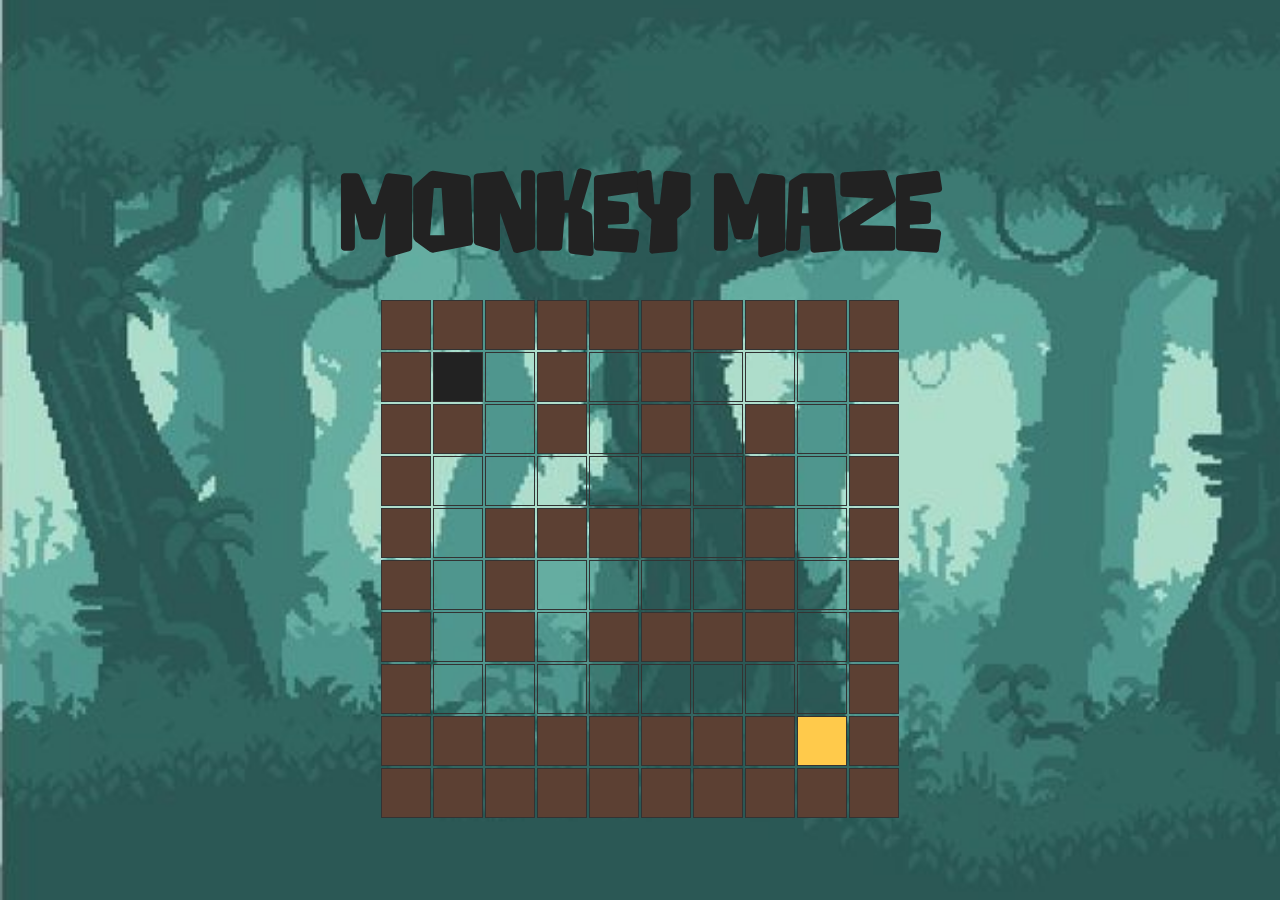
<file: index.html>
<html>
<head>
    <title>Maze Game</title>
    <style>
        @font-face {
           font-family: 'stone_punkregular';
            src: url('webfontkit/stonepunk-ezd4g-webfont.woff2');
            font-weight: lighter;
        }

        body {
            display: flex;
            flex-direction: column;
            justify-content: center;
            align-items: center;
            height: 100vh;
            background-image:url('Marvel.jpg');
            background-size: cover;
            margin: 0;
        }

        h1 {
            font-size: 7em;
            color:  #222222;
            margin-bottom: 20px;
            font-family: 'stone_punkregular';
        }

        .maze-container {
            display: grid;
            grid-template-columns: repeat(10, 50px);
            grid-template-rows: repeat(10, 50px);
            gap: 2px;
        }

        .cell {
            width: 50px;
            height: 50px;
            border: 1px solid #333;
            box-sizing: border-box;
        }

        .wall {
            background-color:#5C4033;
        }

        .start {
            background-color:#222222 ;

        }

        .end {
            background-color: #FFCA4B;
        }

        .player {
            background-color:#222222 ;
        }

        .congratulations {
            font-size: 5em;
            color:  #222222;
            margin-top: 20px;
            display: none;
            font-family: stone_punkregular;
        }
    </style>
</head>
<body>
    <h1>MONKEY MAZE</h1>
    <div class="maze-container" id="maze">
        <div class="cell wall"></div><div class="cell wall"></div><div class="cell wall"></div><div class="cell wall"></div><div class="cell wall"></div><div class="cell wall"></div><div class="cell wall"></div><div class="cell wall"></div><div class="cell wall"></div><div class="cell wall"></div>
        <div class="cell wall"></div><div class="cell start player" id="player"></div><div class="cell"></div><div class="cell wall"></div><div class="cell"></div><div class="cell wall"></div><div class="cell"></div><div class="cell"></div><div class="cell"></div><div class="cell wall"></div>
        <div class="cell wall"></div><div class="cell wall"></div><div class="cell"></div><div class="cell wall"></div><div class="cell"></div><div class="cell wall"></div><div class="cell"></div><div class="cell wall"></div><div class="cell"></div><div class="cell wall"></div>
        <div class="cell wall"></div><div class="cell"></div><div class="cell"></div><div class="cell"></div><div class="cell"></div><div class="cell"></div><div class="cell"></div><div class="cell wall"></div><div class="cell"></div><div class="cell wall"></div>
        <div class="cell wall"></div><div class="cell"></div><div class="cell wall"></div><div class="cell wall"></div><div class="cell wall"></div><div class="cell wall"></div><div class="cell"></div><div class="cell wall"></div><div class="cell"></div><div class="cell wall"></div>
        <div class="cell wall"></div><div class="cell"></div><div class="cell wall"></div><div class="cell"></div><div class="cell"></div><div class="cell"></div><div class="cell"></div><div class="cell wall"></div><div class="cell"></div><div class="cell wall"></div>
        <div class="cell wall"></div><div class="cell"></div><div class="cell wall"></div><div class="cell"></div><div class="cell wall"></div><div class="cell wall"></div><div class="cell wall"></div><div class="cell wall"></div><div class="cell"></div><div class="cell wall"></div>
        <div class="cell wall"></div><div class="cell"></div><div class="cell"></div><div class="cell"></div><div class="cell"></div><div class="cell"></div><div class="cell"></div><div class="cell"></div><div class="cell"></div><div class="cell wall"></div>
        <div class="cell wall"></div><div class="cell wall"></div><div class="cell wall"></div><div class="cell wall"></div><div class="cell wall"></div><div class="cell wall"></div><div class="cell wall"></div><div class="cell wall"></div><div class="cell end"></div><div class="cell wall"></div>
        <div class="cell wall"></div><div class="cell wall"></div><div class="cell wall"></div><div class="cell wall"></div><div class="cell wall"></div><div class="cell wall"></div><div class="cell wall"></div><div class="cell wall"></div><div class="cell wall"></div><div class="cell wall"></div>
    </div>
    <div class="congratulations" id="congratulations">Congratulations! You completed the maze!</div>
    <script>
        document.addEventListener('keydown', (event) => {
            const key = event.code;

            const player = document.getElementById('player');
            const maze = document.getElementById('maze');
            const cells = maze.querySelectorAll('.cell');
            const index = Array.prototype.indexOf.call(cells, player);
            const columns = 10;

            let newIndex;

            switch (key) {
                case 'ArrowUp':
                    newIndex = index - columns;
                    break;
                case 'ArrowDown':
                    newIndex = index + columns;
                    break;
                case 'ArrowLeft':
                    newIndex = index - 1;
                    break;
                case 'ArrowRight':
                    newIndex = index + 1;
                    break;
                default:
                    return;
            }

            if (newIndex >= 0 && newIndex < cells.length && !cells[newIndex].classList.contains('wall')) {
                player.classList.remove('player');
                cells[newIndex].classList.add('player');
                player.id = '';
                cells[newIndex].id = 'player';

                if (cells[newIndex].classList.contains('end')) {
                    document.getElementById('congratulations').style.display = 'block';
                }
            }
        });
    </script>
</body>
</html>
</file>
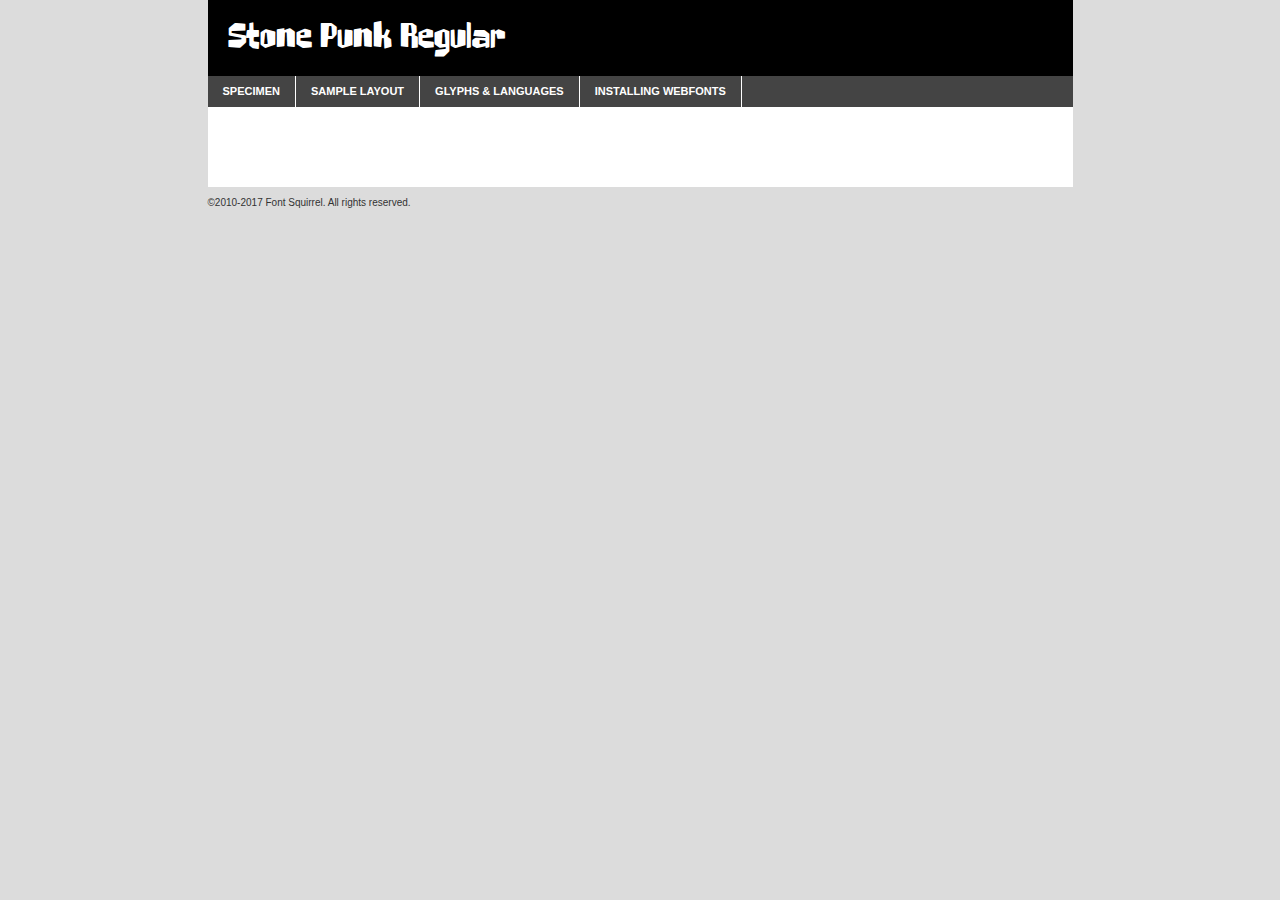
<file: webfontkit/stonepunk-ezd4g-demo.html>
<!DOCTYPE html PUBLIC "-//W3C//DTD XHTML 1.0 Transitional//EN"
        "http://www.w3.org/TR/xhtml1/DTD/xhtml1-transitional.dtd">

<html xmlns="http://www.w3.org/1999/xhtml" xml:lang="en" lang="en">
<head>
    <meta http-equiv="Content-Type" content="text/html; charset=utf-8"/>
    <script src="http://ajax.googleapis.com/ajax/libs/jquery/1.7.2/jquery.min.js" type="text/javascript" charset="utf-8"></script>
    <script type="text/javascript">
		(function($) {
			$.fn.easyTabs = function(option) {
				var param = jQuery.extend({ fadeSpeed: 'fast', defaultContent: 1, activeClass: 'active' }, option);
				$(this).each(function() {
					var thisId = '#' + this.id;
					if ( param.defaultContent == '' )
					{
						param.defaultContent = 1;
					}
					if ( typeof param.defaultContent == 'number' )
					{
						var defaultTab = $(thisId + ' .tabs li:eq(' + (param.defaultContent - 1) + ') a').attr('href').substr(1);
					}
					else
					{
						var defaultTab = param.defaultContent;
					}
					$(thisId + ' .tabs li a').each(function() {
						var tabToHide = $(this).attr('href').substr(1);
						$('#' + tabToHide).addClass('easytabs-tab-content');
					});
					hideAll();
					changeContent(defaultTab);

					function hideAll() {$(thisId + ' .easytabs-tab-content').hide();}

					function changeContent(tabId)
					{
						hideAll();
						$(thisId + ' .tabs li').removeClass(param.activeClass);
						$(thisId + ' .tabs li a[href=#' + tabId + ']').closest('li').addClass(param.activeClass);
						if ( param.fadeSpeed != 'none' )
						{
							$(thisId + ' #' + tabId).fadeIn(param.fadeSpeed);
						}
						else
						{
							$(thisId + ' #' + tabId).show();
						}
					}

					$(thisId + ' .tabs li').click(function() {
						var tabId = $(this).find('a').attr('href').substr(1);
						changeContent(tabId);
						return false;
					});
				});
			}
		})(jQuery);
    </script>
    <link rel="stylesheet" href="specimen_files/specimen_stylesheet.css" type="text/css" charset="utf-8"/>
    <link rel="stylesheet" href="stylesheet.css" type="text/css" charset="utf-8"/>

    <style type="text/css">
        		body {
			font-family: 'stone_punkregular';
        		}

            </style>

    <title>Stone Punk Regular Specimen</title>


    <script type="text/javascript" charset="utf-8">
		$(document).ready(function() {
			$('#container').easyTabs({ defaultContent: 1 });
		});
    </script>
</head>

<body>
<div id="container">
    <div id="header">
		Stone Punk Regular    </div>
    <ul class="tabs">
        <li><a href="#specimen">Specimen</a></li>
        <li><a href="#layout">Sample Layout</a></li>
		        <li><a href="#glyphs">Glyphs &amp; Languages</a></li>
        <li><a href="#installing">Installing Webfonts</a></li>

    </ul>

    <div id="main_content">


        <div id="specimen">

            <div class="section">
                <div class="grid12 firstcol">
                    <div class="huge">AaBb</div>
                </div>
            </div>

            <div class="section">
                <div class="glyph_range">A&#x200B;B&#x200b;C&#x200b;D&#x200b;E&#x200b;F&#x200b;G&#x200b;H&#x200b;I&#x200b;J&#x200b;K&#x200b;L&#x200b;M&#x200b;N&#x200b;O&#x200b;P&#x200b;Q&#x200b;R&#x200b;S&#x200b;T&#x200b;U&#x200b;V&#x200b;W&#x200b;X&#x200b;Y&#x200b;Z&#x200b;a&#x200b;b&#x200b;c&#x200b;d&#x200b;e&#x200b;f&#x200b;g&#x200b;h&#x200b;i&#x200b;j&#x200b;k&#x200b;l&#x200b;m&#x200b;n&#x200b;o&#x200b;p&#x200b;q&#x200b;r&#x200b;s&#x200b;t&#x200b;u&#x200b;v&#x200b;w&#x200b;x&#x200b;y&#x200b;z&#x200b;1&#x200b;2&#x200b;3&#x200b;4&#x200b;5&#x200b;6&#x200b;7&#x200b;8&#x200b;9&#x200b;0&#x200b;&amp;&#x200b;.&#x200b;,&#x200b;?&#x200b;!&#x200b;&#64;&#x200b;(&#x200b;)&#x200b;#&#x200b;$&#x200b;%&#x200b;*&#x200b;+&#x200b;-&#x200b;=&#x200b;:&#x200b;;</div>
            </div>
            <div class="section">
                <div class="grid12 firstcol">
                    <table class="sample_table">
                        <tr>
                            <td>10</td>
                            <td class="size10">abcdefghijklmnopqrstuvwxyzABCDEFGHIJKLMNOPQRSTUVWXYZ0123456789abcdefghijklmnopqrstuvwxyzABCDEFGHIJKLMNOPQRSTUVWXYZ0123456789abcdefghijklmnopqrstuvwxyzABCDEFGHIJKLMNOPQRSTUVWXYZ</td>
                        </tr>
                        <tr>
                            <td>11</td>
                            <td class="size11">abcdefghijklmnopqrstuvwxyzABCDEFGHIJKLMNOPQRSTUVWXYZ0123456789abcdefghijklmnopqrstuvwxyzABCDEFGHIJKLMNOPQRSTUVWXYZ0123456789abcdefghijklmnopqrstuvwxyzABCDEFGHIJKLMNOPQRSTUVWXYZ</td>
                        </tr>
                        <tr>
                            <td>12</td>
                            <td class="size12">abcdefghijklmnopqrstuvwxyzABCDEFGHIJKLMNOPQRSTUVWXYZ0123456789abcdefghijklmnopqrstuvwxyzABCDEFGHIJKLMNOPQRSTUVWXYZ0123456789abcdefghijklmnopqrstuvwxyzABCDEFGHIJKLMNOPQRSTUVWXYZ</td>
                        </tr>
                        <tr>
                            <td>13</td>
                            <td class="size13">abcdefghijklmnopqrstuvwxyzABCDEFGHIJKLMNOPQRSTUVWXYZ0123456789abcdefghijklmnopqrstuvwxyzABCDEFGHIJKLMNOPQRSTUVWXYZ0123456789abcdefghijklmnopqrstuvwxyzABCDEFGHIJKLMNOPQRSTUVWXYZ</td>
                        </tr>
                        <tr>
                            <td>14</td>
                            <td class="size14">abcdefghijklmnopqrstuvwxyzABCDEFGHIJKLMNOPQRSTUVWXYZ0123456789abcdefghijklmnopqrstuvwxyzABCDEFGHIJKLMNOPQRSTUVWXYZ0123456789abcdefghijklmnopqrstuvwxyzABCDEFGHIJKLMNOPQRSTUVWXYZ</td>
                        </tr>
                        <tr>
                            <td>16</td>
                            <td class="size16">abcdefghijklmnopqrstuvwxyzABCDEFGHIJKLMNOPQRSTUVWXYZ0123456789abcdefghijklmnopqrstuvwxyzABCDEFGHIJKLMNOPQRSTUVWXYZ</td>
                        </tr>
                        <tr>
                            <td>18</td>
                            <td class="size18">abcdefghijklmnopqrstuvwxyzABCDEFGHIJKLMNOPQRSTUVWXYZ0123456789abcdefghijklmnopqrstuvwxyzABCDEFGHIJKLMNOPQRSTUVWXYZ</td>
                        </tr>
                        <tr>
                            <td>20</td>
                            <td class="size20">abcdefghijklmnopqrstuvwxyzABCDEFGHIJKLMNOPQRSTUVWXYZ0123456789abcdefghijklmnopqrstuvwxyzABCDEFGHIJKLMNOPQRSTUVWXYZ</td>
                        </tr>
                        <tr>
                            <td>24</td>
                            <td class="size24">abcdefghijklmnopqrstuvwxyzABCDEFGHIJKLMNOPQRSTUVWXYZ0123456789abcdefghijklmnopqrstuvwxyzABCDEFGHIJKLMNOPQRSTUVWXYZ</td>
                        </tr>
                        <tr>
                            <td>30</td>
                            <td class="size30">abcdefghijklmnopqrstuvwxyzABCDEFGHIJKLMNOPQRSTUVWXYZ0123456789abcdefghijklmnopqrstuvwxyzABCDEFGHIJKLMNOPQRSTUVWXYZ</td>
                        </tr>
                        <tr>
                            <td>36</td>
                            <td class="size36">abcdefghijklmnopqrstuvwxyzABCDEFGHIJKLMNOPQRSTUVWXYZ0123456789abcdefghijklmnopqrstuvwxyzABCDEFGHIJKLMNOPQRSTUVWXYZ</td>
                        </tr>
                        <tr>
                            <td>48</td>
                            <td class="size48">abcdefghijklmnopqrstuvwxyzABCDEFGHIJKLMNOPQRSTUVWXYZ0123456789abcdefghijklmnopqrstuvwxyzABCDEFGHIJKLMNOPQRSTUVWXYZ</td>
                        </tr>
                        <tr>
                            <td>60</td>
                            <td class="size60">abcdefghijklmnopqrstuvwxyzABCDEFGHIJKLMNOPQRSTUVWXYZ0123456789abcdefghijklmnopqrstuvwxyzABCDEFGHIJKLMNOPQRSTUVWXYZ</td>
                        </tr>
                        <tr>
                            <td>72</td>
                            <td class="size72">abcdefghijklmnopqrstuvwxyzABCDEFGHIJKLMNOPQRSTUVWXYZ0123456789abcdefghijklmnopqrstuvwxyzABCDEFGHIJKLMNOPQRSTUVWXYZ</td>
                        </tr>
                        <tr>
                            <td>90</td>
                            <td class="size90">abcdefghijklmnopqrstuvwxyzABCDEFGHIJKLMNOPQRSTUVWXYZ0123456789abcdefghijklmnopqrstuvwxyzABCDEFGHIJKLMNOPQRSTUVWXYZ</td>
                        </tr>
                    </table>

                </div>

            </div>


            <div class="section" id="bodycomparison">


                <div id="xheight">
                    <div class="fontbody">&#x25FC;&#x25FC;&#x25FC;&#x25FC;&#x25FC;&#x25FC;&#x25FC;&#x25FC;&#x25FC;&#x25FC;&#x25FC;&#x25FC;&#x25FC;&#x25FC;&#x25FC;&#x25FC;&#x25FC;&#x25FC;&#x25FC;&#x25FC;&#x25FC;&#x25FC;&#x25FC;&#x25FC;&#x25FC;&#x25FC;&#x25FC;&#x25FC;&#x25FC;&#x25FC;&#x25FC;&#x25FC;&#x25FC;&#x25FC;&#x25FC;&#x25FC;&#x25FC;&#x25FC;&#x25FC;&#x25FC;&#x25FC;&#x25FC;&#x25FC;&#x25FC;&#x25FC;&#x25FC;&#x25FC;&#x25FC;&#x25FC;&#x25FC;&#x25FC;&#x25FC;&#x25FC;&#x25FC;&#x25FC;&#x25FC;&#x25FC;&#x25FC;&#x25FC;&#x25FC;&#x25FC;&#x25FC;&#x25FC;&#x25FC;&#x25FC;&#x25FC;&#x25FC;&#x25FC;&#x25FC;&#x25FC;&#x25FC;&#x25FC;&#x25FC;&#x25FC;&#x25FC;&#x25FC;&#x25FC;&#x25FC;&#x25FC;&#x25FC;&#x25FC;&#x25FC;&#x25FC;&#x25FC;&#x25FC;&#x25FC;&#x25FC;&#x25FC;&#x25FC;&#x25FC;&#x25FC;&#x25FC;&#x25FC;&#x25FC;&#x25FC;&#x25FC;&#x25FC;&#x25FC;&#x25FC;body</div>
                    <div class="arialbody">body</div>
                    <div class="verdanabody">body</div>
                    <div class="georgiabody">body</div>
                </div>
                <div class="fontbody" style="z-index:1">
                    body<span>Stone Punk Regular</span>
                </div>
                <div class="arialbody" style="z-index:1">
                    body<span>Arial</span>
                </div>
                <div class="verdanabody" style="z-index:1">
                    body<span>Verdana</span>
                </div>
                <div class="georgiabody" style="z-index:1">
                    body<span>Georgia</span>
                </div>


            </div>


            <div class="section psample psample_row1" id="">

                <div class="grid2 firstcol">
                    <p class="size10"><span>10.</span>Aenean lacinia bibendum nulla sed consectetur. Fusce dapibus, tellus ac cursus commodo, tortor mauris condimentum nibh, ut fermentum massa justo sit amet risus. Nullam id dolor id nibh ultricies vehicula ut id elit. Cum sociis natoque penatibus et magnis dis parturient montes, nascetur ridiculus mus. Nulla vitae elit libero, a pharetra augue.</p>

                </div>
                <div class="grid3">
                    <p class="size11"><span>11.</span>Aenean lacinia bibendum nulla sed consectetur. Fusce dapibus, tellus ac cursus commodo, tortor mauris condimentum nibh, ut fermentum massa justo sit amet risus. Nullam id dolor id nibh ultricies vehicula ut id elit. Cum sociis natoque penatibus et magnis dis parturient montes, nascetur ridiculus mus. Nulla vitae elit libero, a pharetra augue.</p>

                </div>
                <div class="grid3">
                    <p class="size12"><span>12.</span>Aenean lacinia bibendum nulla sed consectetur. Fusce dapibus, tellus ac cursus commodo, tortor mauris condimentum nibh, ut fermentum massa justo sit amet risus. Nullam id dolor id nibh ultricies vehicula ut id elit. Cum sociis natoque penatibus et magnis dis parturient montes, nascetur ridiculus mus. Nulla vitae elit libero, a pharetra augue.</p>

                </div>
                <div class="grid4">
                    <p class="size13"><span>13.</span>Aenean lacinia bibendum nulla sed consectetur. Fusce dapibus, tellus ac cursus commodo, tortor mauris condimentum nibh, ut fermentum massa justo sit amet risus. Nullam id dolor id nibh ultricies vehicula ut id elit. Cum sociis natoque penatibus et magnis dis parturient montes, nascetur ridiculus mus. Nulla vitae elit libero, a pharetra augue.</p>

                </div>
                <div class="white_blend"></div>

            </div>
            <div class="section psample psample_row2" id="">
                <div class="grid3 firstcol">
                    <p class="size14"><span>14.</span>Aenean lacinia bibendum nulla sed consectetur. Fusce dapibus, tellus ac cursus commodo, tortor mauris condimentum nibh, ut fermentum massa justo sit amet risus. Nullam id dolor id nibh ultricies vehicula ut id elit. Cum sociis natoque penatibus et magnis dis parturient montes, nascetur ridiculus mus. Nulla vitae elit libero, a pharetra augue.</p>

                </div>
                <div class="grid4">
                    <p class="size16"><span>16.</span>Aenean lacinia bibendum nulla sed consectetur. Fusce dapibus, tellus ac cursus commodo, tortor mauris condimentum nibh, ut fermentum massa justo sit amet risus. Nullam id dolor id nibh ultricies vehicula ut id elit. Cum sociis natoque penatibus et magnis dis parturient montes, nascetur ridiculus mus. Nulla vitae elit libero, a pharetra augue.</p>

                </div>
                <div class="grid5">
                    <p class="size18"><span>18.</span>Aenean lacinia bibendum nulla sed consectetur. Fusce dapibus, tellus ac cursus commodo, tortor mauris condimentum nibh, ut fermentum massa justo sit amet risus. Nullam id dolor id nibh ultricies vehicula ut id elit. Cum sociis natoque penatibus et magnis dis parturient montes, nascetur ridiculus mus. Nulla vitae elit libero, a pharetra augue.</p>

                </div>

                <div class="white_blend"></div>

            </div>

            <div class="section psample psample_row3" id="">
                <div class="grid5 firstcol">
                    <p class="size20"><span>20.</span>Aenean lacinia bibendum nulla sed consectetur. Fusce dapibus, tellus ac cursus commodo, tortor mauris condimentum nibh, ut fermentum massa justo sit amet risus. Nullam id dolor id nibh ultricies vehicula ut id elit. Cum sociis natoque penatibus et magnis dis parturient montes, nascetur ridiculus mus. Nulla vitae elit libero, a pharetra augue.</p>
                </div>
                <div class="grid7">
                    <p class="size24"><span>24.</span>Aenean lacinia bibendum nulla sed consectetur. Fusce dapibus, tellus ac cursus commodo, tortor mauris condimentum nibh, ut fermentum massa justo sit amet risus. Nullam id dolor id nibh ultricies vehicula ut id elit. Cum sociis natoque penatibus et magnis dis parturient montes, nascetur ridiculus mus. Nulla vitae elit libero, a pharetra augue.</p>
                </div>

                <div class="white_blend"></div>

            </div>

            <div class="section psample psample_row4" id="">
                <div class="grid12 firstcol">
                    <p class="size30"><span>30.</span>Aenean lacinia bibendum nulla sed consectetur. Fusce dapibus, tellus ac cursus commodo, tortor mauris condimentum nibh, ut fermentum massa justo sit amet risus. Nullam id dolor id nibh ultricies vehicula ut id elit. Cum sociis natoque penatibus et magnis dis parturient montes, nascetur ridiculus mus. Nulla vitae elit libero, a pharetra augue.</p>
                </div>
                <div class="white_blend"></div>

            </div>


            <div class="section psample psample_row1 fullreverse">
                <div class="grid2 firstcol">
                    <p class="size10"><span>10.</span>Aenean lacinia bibendum nulla sed consectetur. Fusce dapibus, tellus ac cursus commodo, tortor mauris condimentum nibh, ut fermentum massa justo sit amet risus. Nullam id dolor id nibh ultricies vehicula ut id elit. Cum sociis natoque penatibus et magnis dis parturient montes, nascetur ridiculus mus. Nulla vitae elit libero, a pharetra augue.</p>

                </div>
                <div class="grid3">
                    <p class="size11"><span>11.</span>Aenean lacinia bibendum nulla sed consectetur. Fusce dapibus, tellus ac cursus commodo, tortor mauris condimentum nibh, ut fermentum massa justo sit amet risus. Nullam id dolor id nibh ultricies vehicula ut id elit. Cum sociis natoque penatibus et magnis dis parturient montes, nascetur ridiculus mus. Nulla vitae elit libero, a pharetra augue.</p>

                </div>
                <div class="grid3">
                    <p class="size12"><span>12.</span>Aenean lacinia bibendum nulla sed consectetur. Fusce dapibus, tellus ac cursus commodo, tortor mauris condimentum nibh, ut fermentum massa justo sit amet risus. Nullam id dolor id nibh ultricies vehicula ut id elit. Cum sociis natoque penatibus et magnis dis parturient montes, nascetur ridiculus mus. Nulla vitae elit libero, a pharetra augue.</p>

                </div>
                <div class="grid4">
                    <p class="size13"><span>13.</span>Aenean lacinia bibendum nulla sed consectetur. Fusce dapibus, tellus ac cursus commodo, tortor mauris condimentum nibh, ut fermentum massa justo sit amet risus. Nullam id dolor id nibh ultricies vehicula ut id elit. Cum sociis natoque penatibus et magnis dis parturient montes, nascetur ridiculus mus. Nulla vitae elit libero, a pharetra augue.</p>

                </div>
                <div class="black_blend"></div>

            </div>

            <div class="section psample psample_row2 fullreverse">
                <div class="grid3 firstcol">
                    <p class="size14"><span>14.</span>Aenean lacinia bibendum nulla sed consectetur. Fusce dapibus, tellus ac cursus commodo, tortor mauris condimentum nibh, ut fermentum massa justo sit amet risus. Nullam id dolor id nibh ultricies vehicula ut id elit. Cum sociis natoque penatibus et magnis dis parturient montes, nascetur ridiculus mus. Nulla vitae elit libero, a pharetra augue.</p>

                </div>
                <div class="grid4">
                    <p class="size16"><span>16.</span>Aenean lacinia bibendum nulla sed consectetur. Fusce dapibus, tellus ac cursus commodo, tortor mauris condimentum nibh, ut fermentum massa justo sit amet risus. Nullam id dolor id nibh ultricies vehicula ut id elit. Cum sociis natoque penatibus et magnis dis parturient montes, nascetur ridiculus mus. Nulla vitae elit libero, a pharetra augue.</p>

                </div>
                <div class="grid5">
                    <p class="size18"><span>18.</span>Aenean lacinia bibendum nulla sed consectetur. Fusce dapibus, tellus ac cursus commodo, tortor mauris condimentum nibh, ut fermentum massa justo sit amet risus. Nullam id dolor id nibh ultricies vehicula ut id elit. Cum sociis natoque penatibus et magnis dis parturient montes, nascetur ridiculus mus. Nulla vitae elit libero, a pharetra augue.</p>

                </div>
                <div class="black_blend"></div>

            </div>

            <div class="section psample fullreverse psample_row3" id="">
                <div class="grid5 firstcol">
                    <p class="size20"><span>20.</span>Aenean lacinia bibendum nulla sed consectetur. Fusce dapibus, tellus ac cursus commodo, tortor mauris condimentum nibh, ut fermentum massa justo sit amet risus. Nullam id dolor id nibh ultricies vehicula ut id elit. Cum sociis natoque penatibus et magnis dis parturient montes, nascetur ridiculus mus. Nulla vitae elit libero, a pharetra augue.</p>
                </div>
                <div class="grid7">
                    <p class="size24"><span>24.</span>Aenean lacinia bibendum nulla sed consectetur. Fusce dapibus, tellus ac cursus commodo, tortor mauris condimentum nibh, ut fermentum massa justo sit amet risus. Nullam id dolor id nibh ultricies vehicula ut id elit. Cum sociis natoque penatibus et magnis dis parturient montes, nascetur ridiculus mus. Nulla vitae elit libero, a pharetra augue.</p>
                </div>

                <div class="black_blend"></div>

            </div>

            <div class="section psample fullreverse psample_row4" id="" style="border-bottom: 20px #000 solid;">
                <div class="grid12 firstcol">
                    <p class="size30"><span>30.</span>Aenean lacinia bibendum nulla sed consectetur. Fusce dapibus, tellus ac cursus commodo, tortor mauris condimentum nibh, ut fermentum massa justo sit amet risus. Nullam id dolor id nibh ultricies vehicula ut id elit. Cum sociis natoque penatibus et magnis dis parturient montes, nascetur ridiculus mus. Nulla vitae elit libero, a pharetra augue.</p>
                </div>
                <div class="black_blend"></div>

            </div>


        </div>

        <div id="layout">

            <div class="section">

                <div class="grid12 firstcol">
                    <h1>Lorem Ipsum Dolor</h1>
                    <h2>Etiam porta sem malesuada magna mollis euismod</h2>

                    <p class="byline">By <a href="#link">Aenean Lacinia</a></p>
                </div>
            </div>
            <div class="section">
                <div class="grid8 firstcol">
                    <p class="large">Donec sed odio dui. Morbi leo risus, porta ac consectetur ac, vestibulum at eros. Fusce dapibus, tellus ac cursus commodo, tortor mauris condimentum nibh, ut fermentum massa justo sit amet risus. </p>


                    <h3>Pellentesque ornare sem</h3>

                    <p>Maecenas sed diam eget risus varius blandit sit amet non magna. Maecenas faucibus mollis interdum. Donec ullamcorper nulla non metus auctor fringilla. Nullam id dolor id nibh ultricies vehicula ut id elit. Nullam id dolor id nibh ultricies vehicula ut id elit. </p>

                    <p>Aenean eu leo quam. Pellentesque ornare sem lacinia quam venenatis vestibulum. Lorem ipsum dolor sit amet, consectetur adipiscing elit. Cum sociis natoque penatibus et magnis dis parturient montes, nascetur ridiculus mus. </p>

                    <p>Nulla vitae elit libero, a pharetra augue. Praesent commodo cursus magna, vel scelerisque nisl consectetur et. Aenean lacinia bibendum nulla sed consectetur. </p>

                    <p>Nullam quis risus eget urna mollis ornare vel eu leo. Nullam quis risus eget urna mollis ornare vel eu leo. Maecenas sed diam eget risus varius blandit sit amet non magna. Donec ullamcorper nulla non metus auctor fringilla. </p>

                    <h3>Cras mattis consectetur</h3>

                    <p>Aenean eu leo quam. Pellentesque ornare sem lacinia quam venenatis vestibulum. Aenean lacinia bibendum nulla sed consectetur. Integer posuere erat a ante venenatis dapibus posuere velit aliquet. Cras mattis consectetur purus sit amet fermentum. </p>

                    <p>Nullam id dolor id nibh ultricies vehicula ut id elit. Nullam quis risus eget urna mollis ornare vel eu leo. Cras mattis consectetur purus sit amet fermentum.</p>
                </div>

                <div class="grid4 sidebar">

                    <div class="box reverse">
                        <p class="last">Nullam quis risus eget urna mollis ornare vel eu leo. Donec ullamcorper nulla non metus auctor fringilla. Cras mattis consectetur purus sit amet fermentum. Sed posuere consectetur est at lobortis. Lorem ipsum dolor sit amet, consectetur adipiscing elit. </p>
                    </div>

                    <p class="caption">Maecenas sed diam eget risus varius.</p>

                    <p>Vestibulum id ligula porta felis euismod semper. Integer posuere erat a ante venenatis dapibus posuere velit aliquet. Vestibulum id ligula porta felis euismod semper. Sed posuere consectetur est at lobortis. Maecenas sed diam eget risus varius blandit sit amet non magna. Fusce dapibus, tellus ac cursus commodo, tortor mauris condimentum nibh, ut fermentum massa justo sit amet risus. </p>


                    <p>Duis mollis, est non commodo luctus, nisi erat porttitor ligula, eget lacinia odio sem nec elit. Aenean lacinia bibendum nulla sed consectetur. Vivamus sagittis lacus vel augue laoreet rutrum faucibus dolor auctor. Aenean lacinia bibendum nulla sed consectetur. Nullam quis risus eget urna mollis ornare vel eu leo. </p>

                    <p>Praesent commodo cursus magna, vel scelerisque nisl consectetur et. Donec ullamcorper nulla non metus auctor fringilla. Maecenas faucibus mollis interdum. Fusce dapibus, tellus ac cursus commodo, tortor mauris condimentum nibh, ut fermentum massa justo sit amet risus. </p>

                </div>
            </div>

        </div>


		

        <div id="glyphs">
            <div class="section">
                <div class="grid12 firstcol">

                    <h1>Language Support</h1>
                    <p>The subset of Stone Punk Regular in this kit supports the following languages:<br/>

						English, Arrernte, Bislama, Cebuano, Fijian, Gilbertese, Hmong, Ibanag, Iloko_ilokano, Interglossa_glosa, Interlingua, Lojban, Norfolk_pitcairnese, Oromo, Rotokas, Seychelles_creole, Shona, Somali, Southern_ndebele, Swahili, Swati_swazi, Tok_pisin, Warlpiri, Xhosa, Zulu, Latinbasic, Demo                    </p>
                    <h1>Glyph Chart</h1>
                    <p>The subset of Stone Punk Regular in this kit includes all the glyphs listed below. Unicode entities are included above each glyph to help you insert individual characters into your layout.</p>
                    <div id="glyph_chart">

																																	                                <div><p>&amp;#10;</p>&#10;</div>
																				                                <div><p>&amp;#13;</p>&#13;</div>
																				                                <div><p>&amp;#32;</p>&#32;</div>
																				                                <div><p>&amp;#33;</p>&#33;</div>
																				                                <div><p>&amp;#35;</p>&#35;</div>
																				                                <div><p>&amp;#36;</p>&#36;</div>
																				                                <div><p>&amp;#38;</p>&#38;</div>
																				                                <div><p>&amp;#40;</p>&#40;</div>
																				                                <div><p>&amp;#41;</p>&#41;</div>
																				                                <div><p>&amp;#42;</p>&#42;</div>
																				                                <div><p>&amp;#43;</p>&#43;</div>
																				                                <div><p>&amp;#44;</p>&#44;</div>
																				                                <div><p>&amp;#45;</p>&#45;</div>
																				                                <div><p>&amp;#46;</p>&#46;</div>
																				                                <div><p>&amp;#47;</p>&#47;</div>
																				                                <div><p>&amp;#48;</p>&#48;</div>
																				                                <div><p>&amp;#49;</p>&#49;</div>
																				                                <div><p>&amp;#50;</p>&#50;</div>
																				                                <div><p>&amp;#51;</p>&#51;</div>
																				                                <div><p>&amp;#52;</p>&#52;</div>
																				                                <div><p>&amp;#53;</p>&#53;</div>
																				                                <div><p>&amp;#54;</p>&#54;</div>
																				                                <div><p>&amp;#55;</p>&#55;</div>
																				                                <div><p>&amp;#56;</p>&#56;</div>
																				                                <div><p>&amp;#57;</p>&#57;</div>
																				                                <div><p>&amp;#58;</p>&#58;</div>
																				                                <div><p>&amp;#59;</p>&#59;</div>
																				                                <div><p>&amp;#60;</p>&#60;</div>
																				                                <div><p>&amp;#62;</p>&#62;</div>
																				                                <div><p>&amp;#63;</p>&#63;</div>
																				                                <div><p>&amp;#64;</p>&#64;</div>
																				                                <div><p>&amp;#65;</p>&#65;</div>
																				                                <div><p>&amp;#66;</p>&#66;</div>
																				                                <div><p>&amp;#67;</p>&#67;</div>
																				                                <div><p>&amp;#68;</p>&#68;</div>
																				                                <div><p>&amp;#69;</p>&#69;</div>
																				                                <div><p>&amp;#70;</p>&#70;</div>
																				                                <div><p>&amp;#71;</p>&#71;</div>
																				                                <div><p>&amp;#72;</p>&#72;</div>
																				                                <div><p>&amp;#73;</p>&#73;</div>
																				                                <div><p>&amp;#74;</p>&#74;</div>
																				                                <div><p>&amp;#75;</p>&#75;</div>
																				                                <div><p>&amp;#76;</p>&#76;</div>
																				                                <div><p>&amp;#77;</p>&#77;</div>
																				                                <div><p>&amp;#78;</p>&#78;</div>
																				                                <div><p>&amp;#79;</p>&#79;</div>
																				                                <div><p>&amp;#80;</p>&#80;</div>
																				                                <div><p>&amp;#81;</p>&#81;</div>
																				                                <div><p>&amp;#82;</p>&#82;</div>
																				                                <div><p>&amp;#83;</p>&#83;</div>
																				                                <div><p>&amp;#84;</p>&#84;</div>
																				                                <div><p>&amp;#85;</p>&#85;</div>
																				                                <div><p>&amp;#86;</p>&#86;</div>
																				                                <div><p>&amp;#87;</p>&#87;</div>
																				                                <div><p>&amp;#88;</p>&#88;</div>
																				                                <div><p>&amp;#89;</p>&#89;</div>
																				                                <div><p>&amp;#90;</p>&#90;</div>
																				                                <div><p>&amp;#91;</p>&#91;</div>
																				                                <div><p>&amp;#93;</p>&#93;</div>
																				                                <div><p>&amp;#94;</p>&#94;</div>
																				                                <div><p>&amp;#95;</p>&#95;</div>
																				                                <div><p>&amp;#97;</p>&#97;</div>
																				                                <div><p>&amp;#98;</p>&#98;</div>
																				                                <div><p>&amp;#99;</p>&#99;</div>
																				                                <div><p>&amp;#100;</p>&#100;</div>
																				                                <div><p>&amp;#101;</p>&#101;</div>
																				                                <div><p>&amp;#102;</p>&#102;</div>
																				                                <div><p>&amp;#103;</p>&#103;</div>
																				                                <div><p>&amp;#104;</p>&#104;</div>
																				                                <div><p>&amp;#105;</p>&#105;</div>
																				                                <div><p>&amp;#106;</p>&#106;</div>
																				                                <div><p>&amp;#107;</p>&#107;</div>
																				                                <div><p>&amp;#108;</p>&#108;</div>
																				                                <div><p>&amp;#109;</p>&#109;</div>
																				                                <div><p>&amp;#110;</p>&#110;</div>
																				                                <div><p>&amp;#111;</p>&#111;</div>
																				                                <div><p>&amp;#112;</p>&#112;</div>
																				                                <div><p>&amp;#113;</p>&#113;</div>
																				                                <div><p>&amp;#114;</p>&#114;</div>
																				                                <div><p>&amp;#115;</p>&#115;</div>
																				                                <div><p>&amp;#116;</p>&#116;</div>
																				                                <div><p>&amp;#117;</p>&#117;</div>
																				                                <div><p>&amp;#118;</p>&#118;</div>
																				                                <div><p>&amp;#119;</p>&#119;</div>
																				                                <div><p>&amp;#120;</p>&#120;</div>
																				                                <div><p>&amp;#121;</p>&#121;</div>
																				                                <div><p>&amp;#122;</p>&#122;</div>
																				                                <div><p>&amp;#123;</p>&#123;</div>
																				                                <div><p>&amp;#125;</p>&#125;</div>
																				                                <div><p>&amp;#160;</p>&#160;</div>
																				                                <div><p>&amp;#171;</p>&#171;</div>
																				                                <div><p>&amp;#173;</p>&#173;</div>
																				                                <div><p>&amp;#187;</p>&#187;</div>
																				                                <div><p>&amp;#191;</p>&#191;</div>
																				                                <div><p>&amp;#65;</p>&#65;</div>
																				                                <div><p>&amp;#65;</p>&#65;</div>
																				                                <div><p>&amp;#65;</p>&#65;</div>
																				                                <div><p>&amp;#65;</p>&#65;</div>
																				                                <div><p>&amp;#65;</p>&#65;</div>
																				                                <div><p>&amp;#69;</p>&#69;</div>
																				                                <div><p>&amp;#69;</p>&#69;</div>
																				                                <div><p>&amp;#69;</p>&#69;</div>
																				                                <div><p>&amp;#73;</p>&#73;</div>
																				                                <div><p>&amp;#73;</p>&#73;</div>
																				                                <div><p>&amp;#73;</p>&#73;</div>
																				                                <div><p>&amp;#79;</p>&#79;</div>
																				                                <div><p>&amp;#79;</p>&#79;</div>
																				                                <div><p>&amp;#79;</p>&#79;</div>
																				                                <div><p>&amp;#79;</p>&#79;</div>
																				                                <div><p>&amp;#79;</p>&#79;</div>
																				                                <div><p>&amp;#85;</p>&#85;</div>
																				                                <div><p>&amp;#85;</p>&#85;</div>
																				                                <div><p>&amp;#85;</p>&#85;</div>
																				                                <div><p>&amp;#89;</p>&#89;</div>
																				                                <div><p>&amp;#97;</p>&#97;</div>
																				                                <div><p>&amp;#97;</p>&#97;</div>
																				                                <div><p>&amp;#97;</p>&#97;</div>
																				                                <div><p>&amp;#97;</p>&#97;</div>
																				                                <div><p>&amp;#97;</p>&#97;</div>
																				                                <div><p>&amp;#101;</p>&#101;</div>
																				                                <div><p>&amp;#101;</p>&#101;</div>
																				                                <div><p>&amp;#101;</p>&#101;</div>
																				                                <div><p>&amp;#105;</p>&#105;</div>
																				                                <div><p>&amp;#105;</p>&#105;</div>
																				                                <div><p>&amp;#105;</p>&#105;</div>
																				                                <div><p>&amp;#111;</p>&#111;</div>
																				                                <div><p>&amp;#111;</p>&#111;</div>
																				                                <div><p>&amp;#111;</p>&#111;</div>
																				                                <div><p>&amp;#111;</p>&#111;</div>
																				                                <div><p>&amp;#111;</p>&#111;</div>
																				                                <div><p>&amp;#117;</p>&#117;</div>
																				                                <div><p>&amp;#117;</p>&#117;</div>
																				                                <div><p>&amp;#117;</p>&#117;</div>
																				                                <div><p>&amp;#121;</p>&#121;</div>
																				                                <div><p>&amp;#8192;</p>&#8192;</div>
																				                                <div><p>&amp;#8193;</p>&#8193;</div>
																				                                <div><p>&amp;#8194;</p>&#8194;</div>
																				                                <div><p>&amp;#8195;</p>&#8195;</div>
																				                                <div><p>&amp;#8196;</p>&#8196;</div>
																				                                <div><p>&amp;#8197;</p>&#8197;</div>
																				                                <div><p>&amp;#8198;</p>&#8198;</div>
																				                                <div><p>&amp;#8199;</p>&#8199;</div>
																				                                <div><p>&amp;#8200;</p>&#8200;</div>
																				                                <div><p>&amp;#8201;</p>&#8201;</div>
																				                                <div><p>&amp;#8202;</p>&#8202;</div>
																				                                <div><p>&amp;#8208;</p>&#8208;</div>
																				                                <div><p>&amp;#8209;</p>&#8209;</div>
																				                                <div><p>&amp;#8210;</p>&#8210;</div>
																				                                <div><p>&amp;#8211;</p>&#8211;</div>
																				                                <div><p>&amp;#8212;</p>&#8212;</div>
																				                                <div><p>&amp;#8216;</p>&#8216;</div>
																				                                <div><p>&amp;#8217;</p>&#8217;</div>
																				                                <div><p>&amp;#8218;</p>&#8218;</div>
																				                                <div><p>&amp;#8220;</p>&#8220;</div>
																				                                <div><p>&amp;#8221;</p>&#8221;</div>
																				                                <div><p>&amp;#8222;</p>&#8222;</div>
																				                                <div><p>&amp;#8230;</p>&#8230;</div>
																				                                <div><p>&amp;#8239;</p>&#8239;</div>
																				                                <div><p>&amp;#8249;</p>&#8249;</div>
																				                                <div><p>&amp;#8250;</p>&#8250;</div>
																				                                <div><p>&amp;#8287;</p>&#8287;</div>
																				                                <div><p>&amp;#9724;</p>&#9724;</div>
																																													                    </div>
                </div>


            </div>
        </div>


        <div id="specs">

        </div>

        <div id="installing">
            <div class="section">
                <div class="grid7 firstcol">
                    <h1>Installing Webfonts</h1>

                    <p>Webfonts are supported by all major browser platforms but not all in the same way. There are currently four different font formats that must be included in order to target all browsers. This includes TTF, WOFF, EOT and SVG.</p>

                    <h2>1. Upload your webfonts</h2>
                    <p>You must upload your webfont kit to your website. They should be in or near the same directory as your CSS files.</p>

                    <h2>2. Include the webfont stylesheet</h2>
                    <p>A special CSS @font-face declaration helps the various browsers select the appropriate font it needs without causing you a bunch of headaches. Learn more about this syntax by reading the <a href="https://www.fontspring.com/blog/further-hardening-of-the-bulletproof-syntax">Fontspring blog post</a> about it. The code for it is as follows:</p>


                    <code>
                        @font-face{
                        font-family: 'MyWebFont';
                        src: url('WebFont.eot');
                        src: url('WebFont.eot?#iefix') format('embedded-opentype'),
                        url('WebFont.woff') format('woff'),
                        url('WebFont.ttf') format('truetype'),
                        url('WebFont.svg#webfont') format('svg');
                        }
                    </code>

                    <p>We've already gone ahead and generated the code for you. All you have to do is link to the stylesheet in your HTML, like this:</p>
                    <code>&lt;link rel=&quot;stylesheet&quot; href=&quot;stylesheet.css&quot; type=&quot;text/css&quot; charset=&quot;utf-8&quot; /&gt;</code>

                    <h2>3. Modify your own stylesheet</h2>
                    <p>To take advantage of your new fonts, you must tell your stylesheet to use them. Look at the original @font-face declaration above and find the property called "font-family." The name linked there will be what you use to reference the font. Prepend that webfont name to the font stack in the "font-family" property, inside the selector you want to change. For example:</p>
                    <code>p { font-family: 'WebFont', Arial, sans-serif; }</code>

                    <h2>4. Test</h2>
                    <p>Getting webfonts to work cross-browser <em>can</em> be tricky. Use the information in the sidebar to help you if you find that fonts aren't loading in a particular browser.</p>
                </div>

                <div class="grid5 sidebar">
                    <div class="box">
                        <h2>Troubleshooting<br/>Font-Face Problems</h2>
                        <p>Having trouble getting your webfonts to load in your new website? Here are some tips to sort out what might be the problem.</p>

                        <h3>Fonts not showing in any browser</h3>

                        <p>This sounds like you need to work on the plumbing. You either did not upload the fonts to the correct directory, or you did not link the fonts properly in the CSS. If you've confirmed that all this is correct and you still have a problem, take a look at your .htaccess file and see if requests are getting intercepted.</p>

                        <h3>Fonts not loading in iPhone or iPad</h3>

                        <p>The most common problem here is that you are serving the fonts from an IIS server. IIS refuses to serve files that have unknown MIME types. If that is the case, you must set the MIME type for SVG to "image/svg+xml" in the server settings. Follow these instructions from Microsoft if you need help.</p>

                        <h3>Fonts not loading in Firefox</h3>

                        <p>The primary reason for this failure? You are still using a version Firefox older than 3.5. So upgrade already! If that isn't it, then you are very likely serving fonts from a different domain. Firefox requires that all font assets be served from the same domain. Lastly it is possible that you need to add WOFF to your list of MIME types (if you are serving via IIS.)</p>

                        <h3>Fonts not loading in IE</h3>

                        <p>Are you looking at Internet Explorer on an actual Windows machine or are you cheating by using a service like Adobe BrowserLab? Many of these screenshot services do not render @font-face for IE. Best to test it on a real machine.</p>

                        <h3>Fonts not loading in IE9</h3>

                        <p>IE9, like Firefox, requires that fonts be served from the same domain as the website. Make sure that is the case.</p>
                    </div>
                </div>
            </div>

        </div>

    </div>
    <div id="footer">
        <p>&copy;2010-2017 Font Squirrel. All rights reserved.</p>
    </div>
</div>
</body>
</html>
</file>
<file: webfontkit/stylesheet.css>
/*! Generated by Font Squirrel (https://www.fontsquirrel.com) on May 21, 2024 */



@font-face {
    font-family: 'stone_punkregular';
    src: url('stonepunk-ezd4g-webfont.woff2') format('woff2'),
         url('stonepunk-ezd4g-webfont.woff') format('woff');
    font-weight: normal;
    font-style: normal;

}
</file>
<file: webfontkit/specimen_files/specimen_stylesheet.css>
@import url('grid_12-825-55-15.css');

/*  
	CSS Reset by Eric Meyer - Released under Public Domain
    http://meyerweb.com/eric/tools/css/reset/
*/
html, body, div, span, applet, object, iframe,
h1, h2, h3, h4, h5, h6, p, blockquote, pre,
a, abbr, acronym, address, big, cite, code,
del, dfn, em, font, img, ins, kbd, q, s, samp,
small, strike, strong, sub, sup, tt, var,
b, u, i, center, dl, dt, dd, ol, ul, li,
fieldset, form, label, legend, table,
caption, tbody, tfoot, thead, tr, th, td {
	margin:         0;
	padding:        0;
	border:         0;
	outline:        0;
	font-size:      100%;
	vertical-align: baseline;
	background:     transparent;
}

body {
	line-height: 1;
}

ol, ul {
	list-style: none;
}

blockquote, q {
	quotes: none;
}

blockquote:before, blockquote:after,
q:before, q:after {
	content: '';
	content: none;
}

:focus {
	outline: 0;
}

ins {
	text-decoration: none;
}

del {
	text-decoration: line-through;
}

table {
	border-collapse: collapse;
	border-spacing:  0;
}


body {
	color:            #000;
	background-color: #dcdcdc;
}

a {
	text-decoration: none;
	color:           #1883ba;
}

h1 {
	font-size:     32px;
	font-weight:   normal;
	font-style:    normal;
	margin-bottom: 18px;
}

h2 {
	font-size: 18px;
}

#container {
	width:  865px;
	margin: 0px auto;
}


#header {
	padding:          20px;
	font-size:        36px;
	background-color: #000;
	color:            #fff;
}

#header span {
	color: #666;
}

#main_content {
	background-color: #fff;
	padding:          60px 20px 20px;
}


#footer p {
	margin:         0;
	padding-top:    10px;
	padding-bottom: 50px;
	color:          #333;
	font:           10px Arial, sans-serif;
}

.tabs {
	width:            100%;
	height:           31px;
	background-color: #444;
}

.tabs li {
	float:            left;
	margin:           0;
	overflow:         hidden;
	background-color: #444;
}

.tabs li a {
	display:         block;
	color:           #fff;
	text-decoration: none;
	font:            bold 11px/11px 'Arial';
	text-transform:  uppercase;
	padding:         10px 15px;
	border-right:    1px solid #fff;
}

.tabs li a:hover {
	background-color: #00b3ff;

}

.tabs li.active a {
	color:            #000;
	background-color: #fff;
}


div.huge {

	font-size:      300px;
	line-height:    1em;
	padding:        0;
	letter-spacing: -.02em;
	overflow:       hidden;
}

div.glyph_range {
	font-size:   72px;
	line-height: 1.1em;
}

.size10 {
	font-size: 10px;
}

.size11 {
	font-size: 11px;
}

.size12 {
	font-size: 12px;
}

.size13 {
	font-size: 13px;
}

.size14 {
	font-size: 14px;
}

.size16 {
	font-size: 16px;
}

.size18 {
	font-size: 18px;
}

.size20 {
	font-size: 20px;
}

.size24 {
	font-size: 24px;
}

.size30 {
	font-size: 30px;
}

.size36 {
	font-size: 36px;
}

.size48 {
	font-size: 48px;
}

.size60 {
	font-size: 60px;
}

.size72 {
	font-size: 72px;
}

.size90 {
	font-size: 90px;
}


.psample_row1 {
	height: 120px;
}

.psample_row1 {
	height: 120px;
}

.psample_row2 {
	height: 160px;
}

.psample_row3 {
	height: 160px;
}

.psample_row4 {
	height: 160px;
}

.psample {
	overflow: hidden;
	position: relative;
}

.psample p {
	line-height: 1.3em;
	display:     block;
	overflow:    hidden;
	margin:      0;
}

.psample span {
	margin-right: .5em;
}

.white_blend {
	width:            100%;
	height:           61px;
	background-image: url([data-uri]);
	position:         absolute;
	bottom:           0;
}

.black_blend {
	width:            100%;
	height:           61px;
	background-image: url([data-uri]);
	position:         absolute;
	bottom:           0;
}

.fullreverse {
	background:    #000 !important;
	color:         #fff !important;
	margin-left:   -20px;
	padding-left:  20px;
	margin-right:  -20px;
	padding-right: 20px;
	padding:       20px;
	margin-bottom: 0;
}


.sample_table td {
	padding-top:    3px;
	padding-bottom: 5px;
	padding-left:   5px;
	vertical-align: middle;
	line-height:    1.2em;
}

.sample_table td:first-child {
	background-color: #eee;
	text-align:       right;
	padding-right:    5px;
	padding-left:     0;
	padding:          5px;
	font:             11px/12px 'Courier New', Courier, mono;
}

code {
	white-space:      pre;
	background-color: #eee;
	display:          block;
	padding:          10px;
	margin-bottom:    18px;
	overflow:         auto;
}


.bottom, .last {
	margin-bottom:  0 !important;
	padding-bottom: 0 !important;
}

.box {
	padding:       18px;
	margin-bottom: 18px;
	background:    #eee;
}

.reverse, .reversed {
	background: #000 !important;
	color:      #fff !important;
	border:     none !important;
}

#bodycomparison {
	position:    relative;
	overflow:    hidden;
	font-size:   72px;
	height:      90px;
	white-space: nowrap;
}

#bodycomparison div {
	font-size:   72px;
	line-height: 90px;
	display:     inline;
	margin:      0 15px 0 0;
	padding:     0;
}

#bodycomparison div span {
	font:     10px Arial;
	position: absolute;
	left:     0;
}

#xheight {
	float:       none;
	position:    absolute;
	color:       #d9f3ff;
	font-size:   72px;
	line-height: 90px;
}

.fontbody {
	position: relative;
}

.arialbody {
	font-family: Arial;
	position:    relative;
}

.verdanabody {
	font-family: Verdana;
	position:    relative;
}

.georgiabody {
	font-family: Georgia;
	position:    relative;
}

/* @group Layout page
 */

#layout h1 {
	font-size:   36px;
	line-height: 42px;
	font-weight: normal;
	font-style:  normal;
}

#layout h2 {
	font-size:   24px;
	line-height: 23px;
	font-weight: normal;
	font-style:  normal;
}

#layout h3 {
	font-size:   22px;
	line-height: 1.4em;
	margin-top:  1em;
	font-weight: normal;
	font-style:  normal;
}


#layout p.byline {
	font-size:     12px;
	margin-top:    18px;
	line-height:   12px;
	margin-bottom: 0;
}

#layout p {
	font-size:     14px;
	line-height:   21px;
	margin-bottom: .5em;
}

#layout p.large {
	font-size:   18px;
	line-height: 26px;
}

#layout .sidebar p {
	font-size:   12px;
	line-height: 1.4em;
}

#layout p.caption {
	font-size:     10px;
	margin-top:    -16px;
	margin-bottom: 18px;
}

/* @end */

/* @group Glyphs */

#glyph_chart div {
	background-color: #d9f3ff;
	color:            black;
	float:            left;
	font-size:        36px;
	height:           1.2em;
	line-height:      1.2em;
	margin-bottom:    1px;
	margin-right:     1px;
	text-align:       center;
	width:            1.2em;
	position:         relative;
	padding:          .6em .2em .2em;
}

#glyph_chart div p {
	position:         absolute;
	left:             0;
	top:              0;
	display:          block;
	text-align:       center;
	font:             bold 9px Arial, sans-serif;
	background-color: #3a768f;
	width:            100%;
	color:            #fff;
	padding:          2px 0;
}


#glyphs h1 {
	font-family: Arial, sans-serif;
}

/* @end */

/* @group Installing */

#installing {
	font: 13px Arial, sans-serif;
}

#installing p,
#glyphs p {
	line-height:   1.2em;
	margin-bottom: 18px;
	font:          13px Arial, sans-serif;
}


#installing h3 {
	font-size:  15px;
	margin-top: 18px;
}

/* @end */

#rendering h1 {
	font-family: Arial, sans-serif;
}

.render_table td {
	font:           11px 'Courier New', Courier, mono;
	vertical-align: middle;
}
</file>
